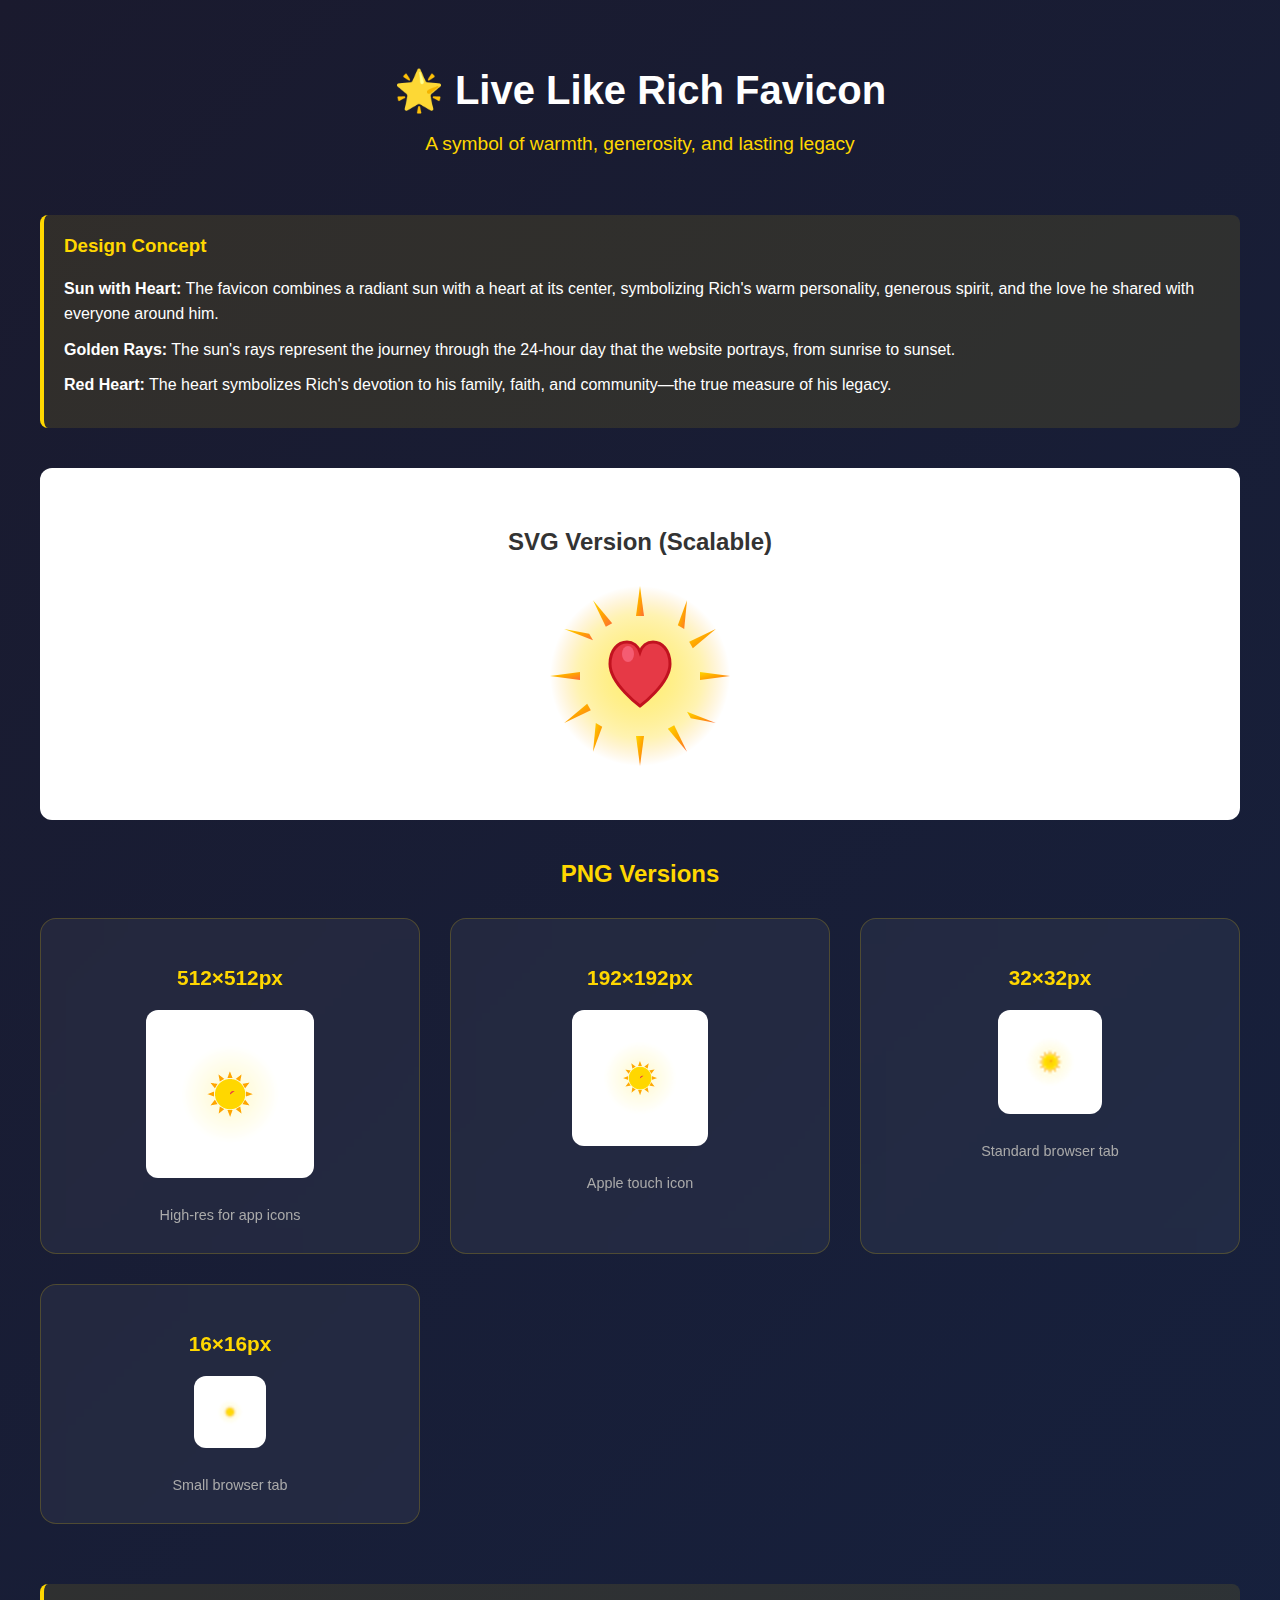
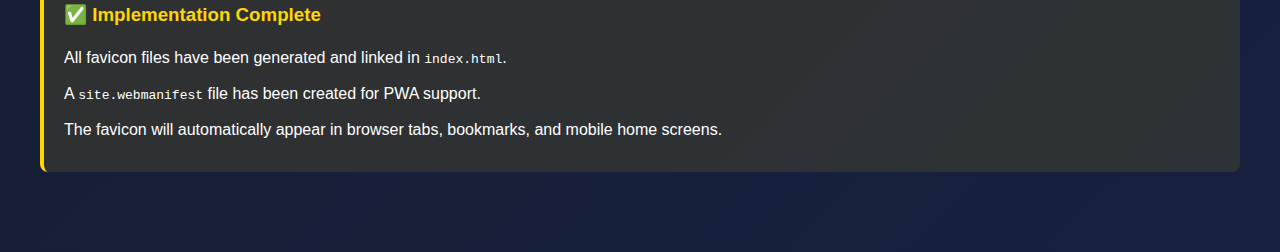
<file: favicon-preview.html>
<!DOCTYPE html>
<html lang="en">

<head>
    <meta charset="UTF-8">
    <meta name="viewport" content="width=device-width, initial-scale=1.0">
    <title>Live Like Rich - Favicon Preview</title>
    <style>
        body {
            font-family: -apple-system, BlinkMacSystemFont, 'Segoe UI', sans-serif;
            background: linear-gradient(135deg, #1a1a2e 0%, #16213e 100%);
            color: white;
            padding: 40px;
            margin: 0;
        }

        .container {
            max-width: 1200px;
            margin: 0 auto;
        }

        h1 {
            text-align: center;
            margin-bottom: 10px;
            font-size: 2.5em;
        }

        .subtitle {
            text-align: center;
            color: #FFD700;
            margin-bottom: 60px;
            font-size: 1.2em;
        }

        .preview-grid {
            display: grid;
            grid-template-columns: repeat(auto-fit, minmax(300px, 1fr));
            gap: 30px;
            margin-bottom: 60px;
        }

        .preview-card {
            background: rgba(255, 255, 255, 0.05);
            border-radius: 16px;
            padding: 30px;
            text-align: center;
            backdrop-filter: blur(10px);
            border: 1px solid rgba(255, 215, 0, 0.2);
        }

        .preview-card h2 {
            color: #FFD700;
            margin-bottom: 20px;
            font-size: 1.3em;
        }

        .icon-wrapper {
            background: white;
            border-radius: 12px;
            padding: 20px;
            display: inline-block;
            margin-bottom: 15px;
        }

        .icon-wrapper img {
            display: block;
        }

        .size-label {
            color: #aaa;
            font-size: 0.9em;
            margin-top: 10px;
        }

        .svg-preview {
            background: white;
            border-radius: 12px;
            padding: 40px;
            text-align: center;
            margin-bottom: 40px;
        }

        .svg-preview img {
            max-width: 200px;
        }

        .description {
            background: rgba(255, 215, 0, 0.1);
            border-left: 4px solid #FFD700;
            padding: 20px;
            border-radius: 8px;
            margin-bottom: 40px;
        }

        .description h3 {
            margin-top: 0;
            color: #FFD700;
        }

        .description p {
            line-height: 1.6;
            margin: 10px 0;
        }
    </style>
</head>

<body>
    <div class="container">
        <h1>🌟 Live Like Rich Favicon</h1>
        <p class="subtitle">A symbol of warmth, generosity, and lasting legacy</p>

        <div class="description">
            <h3>Design Concept</h3>
            <p><strong>Sun with Heart:</strong> The favicon combines a radiant sun with a heart at its center,
                symbolizing Rich's warm personality, generous spirit, and the love he shared with everyone around him.
            </p>
            <p><strong>Golden Rays:</strong> The sun's rays represent the journey through the 24-hour day that the
                website portrays, from sunrise to sunset.</p>
            <p><strong>Red Heart:</strong> The heart symbolizes Rich's devotion to his family, faith, and community—the
                true measure of his legacy.</p>
        </div>

        <div class="svg-preview">
            <h2 style="color: #333; margin-bottom: 20px;">SVG Version (Scalable)</h2>
            <img src="favicon.svg" alt="Favicon SVG" style="width: 200px; height: 200px;">
        </div>

        <h2 style="text-align: center; color: #FFD700; margin-bottom: 30px;">PNG Versions</h2>
        <div class="preview-grid">
            <div class="preview-card">
                <h2>512×512px</h2>
                <div class="icon-wrapper">
                    <img src="images/favicon-512.png" alt="512px favicon" width="128" height="128">
                </div>
                <div class="size-label">High-res for app icons</div>
            </div>

            <div class="preview-card">
                <h2>192×192px</h2>
                <div class="icon-wrapper">
                    <img src="images/favicon-192.png" alt="192px favicon" width="96" height="96">
                </div>
                <div class="size-label">Apple touch icon</div>
            </div>

            <div class="preview-card">
                <h2>32×32px</h2>
                <div class="icon-wrapper">
                    <img src="images/favicon-32.png" alt="32px favicon" width="64" height="64">
                </div>
                <div class="size-label">Standard browser tab</div>
            </div>

            <div class="preview-card">
                <h2>16×16px</h2>
                <div class="icon-wrapper">
                    <img src="images/favicon-16.png" alt="16px favicon" width="32" height="32">
                </div>
                <div class="size-label">Small browser tab</div>
            </div>
        </div>

        <div class="description">
            <h3>✅ Implementation Complete</h3>
            <p>All favicon files have been generated and linked in <code>index.html</code>.</p>
            <p>A <code>site.webmanifest</code> file has been created for PWA support.</p>
            <p>The favicon will automatically appear in browser tabs, bookmarks, and mobile home screens.</p>
        </div>
    </div>
</body>

</html>
</file>
